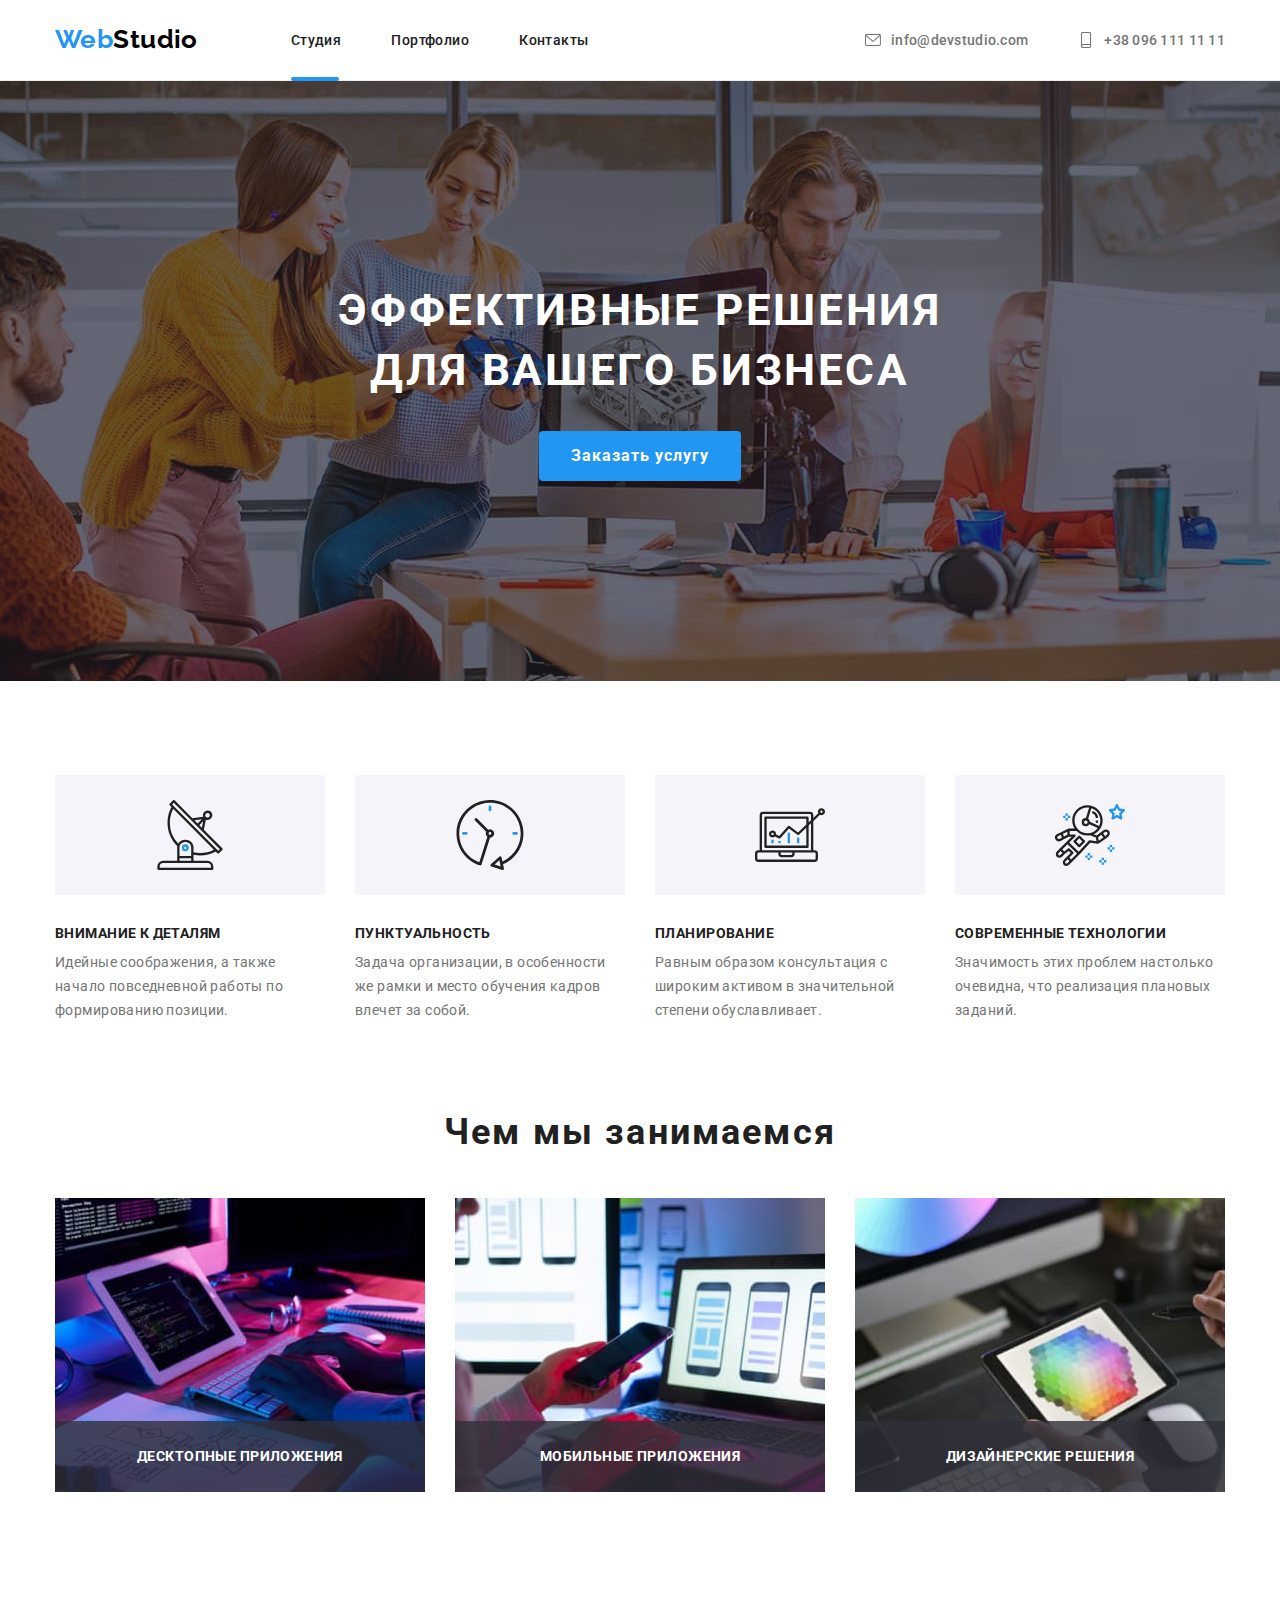
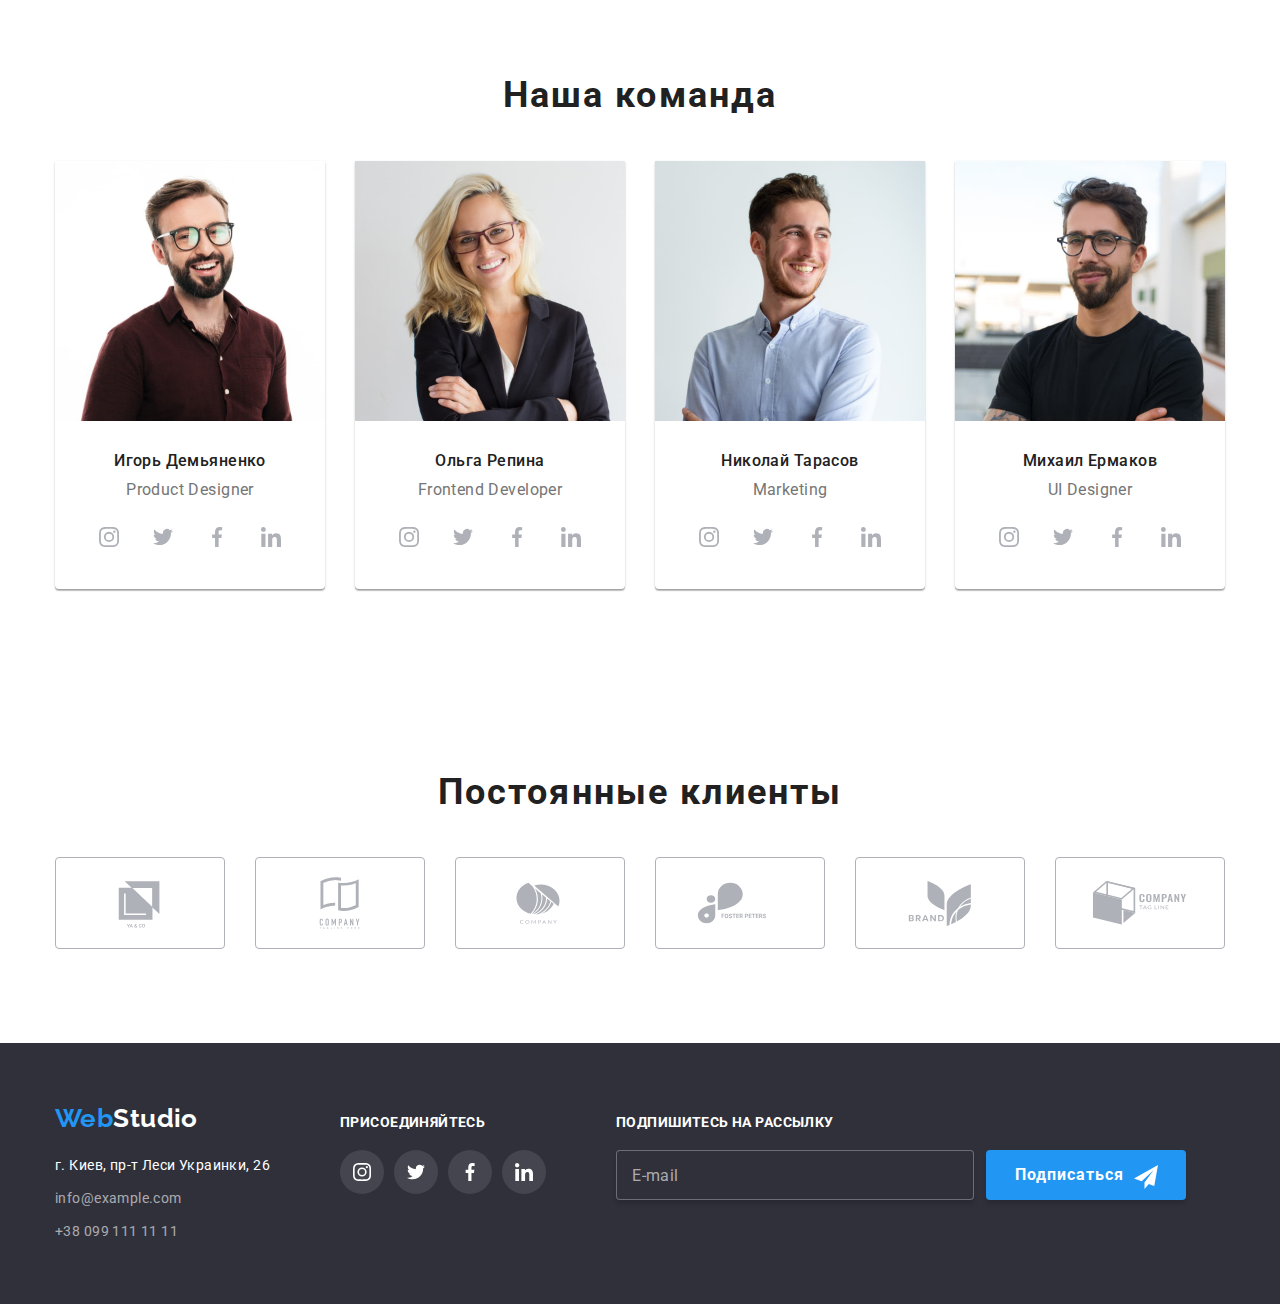
<file: index.html>
<!DOCTYPE html>
<html lang="ru-UA">
<head>
    <meta charset="UTF-8">
    <meta http-equiv="X-UA-Compatible" content="IE=edge">
    <meta name="viewport" content="width=device-width, initial-scale=1.0">
    <title>Студия</title>
    <link rel="preconnect" href="https://fonts.googleapis.com">
    <link rel="preconnect" href="https://fonts.gstatic.com" crossorigin>
    <link href="https://fonts.googleapis.com/css2?family=Raleway:wght@700&family=Roboto:wght@400;500;700;900&display=swap" rel="stylesheet">
    <link rel="stylesheet" href="https://cdnjs.cloudflare.com/ajax/libs/modern-normalize/1.1.0/modern-normalize.min.css">
    <link rel="stylesheet" href="./css/main.min.css">
</head>
<body>
    <header class="header">
        <div class="container">
            <div class="header-inner">
                <nav class="nav">
                    <a class="logo-header" href="/index.html">Web<span class="logo-header-text">Studio</span></a>
                    <ul class="nav-menu">
                        <li class="nav-menu__item">
                            <div class="nav-link">
                                <a class="nav-menu__link current" href="./index.html">Студия</a>
                            </div>
                        </li>
                        <li class="nav-menu__item">
                            <a class="nav-menu__link" href="./portfolio.html">Портфолио</a>
                        </li>
                        <li class="nav-menu__item">
                            <a class="nav-menu__link"  href="#">Контакты</a>
                        </li>
                    </ul>
                </nav>
                    <ul class="menu-сontacts">
                        <li class="menu-contacts__item">
                            <a class="menu-contacts__link" href="mailto:info@devstudio.com">
                                <svg class="menu-contacts__icon" aria-hidden="true">
                                    <use href="./images/icons.svg#icon-envelope"></use>
                                </svg>
                                info@devstudio.com
                            </a>
                        </li>
                        <li class="menu-contacts__item">                            
                            <a class="menu-contacts__link" href="tel:+380961111111">
                                <svg class="menu-contacts__icon" aria-hidden="true">
                                    <use href="./images/icons.svg#icon-smartphone"></use>
                                </svg>
                                +38 096 111 11 11
                        </a>
                        </li>
                    </ul>
            </div>
        </div>  
    </header>
    <main class="main">
        <section class="hero-section section overlay">
            <div class="container">
                <h1 class="hero-section__title">Эффективные решения для вашего бизнеса</h1>
                <button class="hero-section__button" type="button" data-modal-open >Заказать услугу</button>
            </div>
        </section>
        <section class="especially-section section">
            <div class="container">
                <h2 class="title visually-hidden">Особенности</h2>
            <ul class="especially-section__list">
                <li class="especially-section__item"> 
                    <div class="especially-item">
                        <svg class="especially-item__icon">
                            <use href="./images/icons.svg#icon-antenna"></use>
                        </svg>
                    </div>
                    <h3 class="especially-section__name">Внимание к деталям</h3>
                    <p class="especially-section__text">Идейные соображения, а также начало повседневной работы по формированию позиции.</p>
                </li>
                <li class="especially-section__item"> 
                    <div class="especially-item">
                        <svg class="especially-item__icon">
                            <use href="./images/icons.svg#icon-clock"></use>
                        </svg>
                    </div>
                    <h3 class="especially-section__name">Пунктуальность</h3>
                    <p class="especially-section__text">Задача организации, в особенности же рамки и место обучения кадров влечет за собой.</p>    
                </li>
                <li class="especially-section__item">
                    <div class="especially-item">
                        <svg class="especially-item__icon">
                            <use href="./images/icons.svg#icon-diagram"></use>
                        </svg>
                    </div>
                    <h3 class="especially-section__name">Планирование</h3>
                    <p class="especially-section__text">Равным образом консультация с широким активом в значительной степени обуславливает.</p>
                </li>
                <li class="especially-section__item"> 
                    <div class="especially-item">
                        <svg class="especially-item__icon">
                            <use href="./images/icons.svg#icon-astronaut"></use>
                        </svg>
                    </div>
                    <h3 class="especially-section__name">Современные технологии</h3>
                    <p class="especially-section__text">Значимость этих проблем настолько очевидна, что реализация плановых заданий.</p>
                </li>
            </ul>
            </div>
        </section>
        <section class="do-section do-section-do section">
            <div class="container">
                <h2 class="title">Чем мы занимаемся</h2>
                <ul class="do-section__list">
                    <li class="do-section__item">
                        <div class="do-thumb">
                            <img src="./images/box1.jpg" width="370" height="295" alt="Десктопные приложения">
                            <div class="do-thumb__list">
                            <p class="do-thumb__description">Десктопные приложения</p>
                            </div>
                        </div>
                    </li>
                    <li class="do-section__item">
                        <div class="do-thumb">
                            <img src="./images/box2.jpg" width="370" height="295" alt="Мобильные приложения">
                            <div class="do-thumb__list">
                            <p class="do-thumb__description">Мобильные приложения</p>
                            </div>
                        </div>
                    </li>
                    <li class="do-section__item">
                        <div class="do-thumb">
                            <img src="./images/box3.jpg" width="370" height="295" alt="Дизайнерские решения">
                            <div class="do-thumb__list">
                            <p class="do-thumb__description">Дизайнерские решения</p>
                            </div>
                        </div>
                    </li>
                </ul>
            </div>          
        </section>
        <section class="comand-section comand-section-actions section">
            <div class="container">
                <h2 class="title">Наша команда</h2>
                <ul class="comand-section__list">
                    <li class="comand-section__item">
                        <img class="comand-section__image" src="./images/img1.jpg" width="270" height="260" alt="Игорь Демьяненко Product Designer">
                        <h3 class="comand-section__subtitle">Игорь Демьяненко</h3>
                        <p class="comand-section__description">Product Designer</p>
                        <ul class="comand-section-actions__list">
                            <li class="comand-section-actions__item">
                                <a class="button-icon" href="#">
                                    <svg class="button-icon-social">
                                        <use href="./images/icons.svg#icon-instagram"></use>
                                    </svg>
                                </a>
                            </li>
                            <li class="comand-section-actions__item">
                                <a class="button-icon" href="#">
                                    <svg class="button-icon-social">
                                        <use href="./images/icons.svg#icon-twitter"></use>
                                    </svg>
                                </a>
                            </li>
                            <li class="comand-section-actions__item">
                                <a class="button-icon" href="#">
                                    <svg class="button-icon-social">
                                        <use href="./images/icons.svg#icon-facebook"></use>
                                    </svg>
                                </a>
                            </li>
                            <li class="comand-section-actions__item">
                                <a class="button-icon" href="#">
                                    <svg class="button-icon-social">
                                        <use href="./images/icons.svg#icon-linkedin"></use>
                                    </svg>
                                </a>
                            </li>          
                        </ul>
                    </li>
                    <li class="comand-section__item">
                        <img class="comand-section__image" src="./images/img2.jpg" width="270" height="260" alt="Ольга Репина Frontend Developer">
                        <h3 class="comand-section__subtitle">Ольга Репина</h3> 
                        <p class="comand-section__description">Frontend Developer</p>
                        <ul class="comand-section-actions__list">
                            <li class="comand-section-actions__item">
                                <a class="button-icon" href="#">
                                    <svg class="button-icon-social">
                                        <use href="./images/icons.svg#icon-instagram"></use>
                                    </svg>
                                </a>
                            </li>
                            <li class="comand-section-actions__item">
                                <a class="button-icon" href="#">
                                    <svg class="button-icon-social">
                                        <use href="./images/icons.svg#icon-twitter"></use>
                                    </svg>
                                </a>
                            </li>
                            <li class="comand-section-actions__item">
                                <a class="button-icon" href="#">
                                    <svg class="button-icon-social">
                                        <use href="./images/icons.svg#icon-facebook"></use>
                                    </svg>
                                </a>
                            </li>
                            <li class="comand-section-actions__item">
                                <a class="button-icon" href="#">
                                    <svg class="button-icon-social">
                                        <use href="./images/icons.svg#icon-linkedin"></use>
                                    </svg>
                                </a>
                            </li>          
                        </ul>
                    </li>
                    <li class="comand-section__item">
                        <img class="comand-section__image" src="./images/img3.jpg" width="270" height="260" alt="Николай Тарасов Marketing">
                        <h3 class="comand-section__subtitle">Николай Тарасов</h3>
                        <p class="comand-section__description">Marketing</p>
                        <ul class="comand-section-actions__list">
                            <li class="comand-section-actions__item">
                                <a class="button-icon" href="#">
                                    <svg class="button-icon-social">
                                        <use href="./images/icons.svg#icon-instagram"></use>
                                    </svg>
                                </a>
                            </li>
                            <li class="comand-section-actions__item">
                                <a class="button-icon" href="#">
                                    <svg class="button-icon-social">
                                        <use href="./images/icons.svg#icon-twitter"></use>
                                    </svg>
                                </a>
                            </li>
                            <li class="comand-section-actions__item">
                                <a class="button-icon" href="#">
                                    <svg class="button-icon-social">
                                        <use href="./images/icons.svg#icon-facebook"></use>
                                    </svg>
                                </a>
                            </li>
                            <li class="comand-section-actions__item">
                                <a class="button-icon" href="#">
                                    <svg class="button-icon-social">
                                        <use href="./images/icons.svg#icon-linkedin"></use>
                                    </svg>
                                </a>
                            </li>          
                        </ul>
                    </li>
                    <li class="comand-section__item">
                        <img class="comand-section__image" src="./images/img4.jpg" width="270" height="260" alt="Михаил Ермаков UI Designer">
                        <h3 class="comand-section__subtitle">Михаил Ермаков</h3>
                        <p class="comand-section__description">UI Designer</p>   
                        <ul class="comand-section-actions__list">
                            <li class="comand-section-actions__item">
                                <a class="button-icon" href="#">
                                    <svg class="button-icon-social">
                                        <use href="./images/icons.svg#icon-instagram"></use>
                                    </svg>
                                </a>
                            </li>
                            <li class="comand-section-actions__item">
                                <a class="button-icon" href="#">
                                    <svg class="button-icon-social">
                                        <use href="./images/icons.svg#icon-twitter"></use>
                                    </svg>
                                </a>
                            </li>
                            <li class="comand-section-actions__item">
                                <a class="button-icon" href="#">
                                    <svg class="button-icon-social">
                                        <use href="./images/icons.svg#icon-facebook"></use>
                                    </svg>
                                </a>
                            </li>
                            <li class="comand-section-actions__item">
                                <a class="button-icon" href="#">
                                    <svg class="button-icon-social">
                                        <use href="./images/icons.svg#icon-linkedin"></use>
                                    </svg>
                                </a>
                            </li>          
                        </ul>
                    </li>
                </ul>
            </div>            
        </section>
        <section class="clients-section section">
            <div class="container">
                <h2 class="title">Постоянные клиенты</h2>
                <ul class="clients-section__list">
                   <li class="clients-section__item">
                    <a class="clients-section__link">
                        <svg class="clients-section__logo">
                            <use href="./images/icons.svg#icon-client1"></use>
                        </svg>
                    </a>
                   </li>  
                   <li class="clients-section__item">
                    <a class="clients-section__link">
                        <svg class="clients-section__logo">
                            <use href="./images/icons.svg#icon-client2"></use>
                        </svg>
                    </a>
                   </li>  
                   <li class="clients-section__item">
                    <a class="clients-section__link">
                        <svg class="clients-section__logo">
                            <use href="./images/icons.svg#icon-client3"></use>
                        </svg>
                    </a>
                   </li>  
                   <li class="clients-section__item">
                    <a class="clients-section__link">
                        <svg class="clients-section__logo">
                            <use href="./images/icons.svg#icon-client4"></use>
                        </svg>
                    </a>
                   </li>  
                   <li class="clients-section__item">
                    <a class="clients-section__link">
                        <svg class="clients-section__logo">
                            <use href="./images/icons.svg#icon-client5"></use>
                        </svg>
                    </a>
                   </li>  
                   <li class="clients-section__item">
                    <a class="clients-section__link">
                        <svg class="clients-section__logo">
                            <use href="./images/icons.svg#icon-client6"></use>
                        </svg>
                    </a>
                   </li>   
                </ul>
            </div>          
        </section>
    </main>
    <footer class="footer">
        <div class="container container-footer">
            <div class="footer__inner">
                <a class="footer__logo" href="/index.html">Web<span class="logo-footer-text">Studio</span></a>
                <address class="footer-contacts">
                <ul class="footer-contacts__list" >
                   <li class="footer-contacts__item">
                    <a class="footer-contacts__link--start" href="#">г. Киев, пр-т Леси Украинки, 26</a>
                    </li>
                   <li class="footer-contacts__item">
                    <a class="footer-contacts__link" href="mailto:info@example.com">info@example.com</a>
                    </li>
                   <li class="footer-contacts__item">
                    <a class="footer-contacts__link" href="tel:+380991111111">+38 099 111 11 11</a>
                    </li>
                </ul>
                </address>
            </div>
            <div class="footer__inner">
                <p class="footer__description">присоединяйтесь</p>
                <ul class="footer-social__list">
                    <li class="footer-social__item">
                        <a class="footer-social__link" href="#">
                            <svg class="footer-social__icon">
                                <use href="./images/icons.svg#icon-instagram"></use>
                            </svg>
                        </a>
                    </li>
                    <li class="footer-social__item">
                         <a class="footer-social__link" href="#">
                            <svg class="footer-social__icon">
                                <use href="./images/icons.svg#icon-twitter"></use>
                            </svg>
                        </a>
                    </li>
                    <li class="footer-social__item">
                        <a class="footer-social__link" href="#">
                            <svg class="footer-social__icon">
                                <use href="./images/icons.svg#icon-facebook"></use>
                            </svg>
                        </a>
                    </li>
                    <li class="footer-social__item">
                        <a class="footer-social__link" href="#">
                            <svg class="footer-social__icon">
                                <use href="./images/icons.svg#icon-linkedin"></use>
                            </svg>
                        </a>
                    </li>          
                </ul>
            </div>
            <div class="footer__inner">
                <p class="footer__description">Подпишитесь на рассылку</p>
                <form class="footer__form" name="main-form-footer" autocomplete="on">
                    <div class="form-field-footer">
                        <label for="mail" class="form-field-footer__label"></label>
                        <input type="email" class="form-field-footer__input" name="mail" id="mail" placeholder="E-mail"/>
                    </div>
                    <div class="form-field-footer">
                        <button class="form-field-footer__button-submit" type="submit">Подписаться</button>
                        <svg class="form-field-footer__button-icon" aria-hidden="true">
                            <use href="./images/icons.svg#icon-icon-send"></use>
                        </svg>
                    </div>
                </form>                           
                
            </div>
        </div>       
    </footer> 
    <div class="backdrop is-hidden" data-modal>
        <div class="modal">
            <button class="modal__button" type="button" data-modal-close>
                <svg class="modal__button-close" aria-hidden="true">
                    <use href="./images/icons.svg#close-icon"></use>
                </svg>
            </button>
            <div class="modal-container">
                <p class="title-form">Оставьте свои данные, мы вам перезвоним</p>
                <form class="form modal-form" name="main-form" autocomplete="on">
                    <div class="form-field">
                        <label for="user-name" class="form-field__label">Имя</label>
                        <input type="text" class="form-field__input"  name="user-name" id="user-name" placeholder=" "/>
                        <svg class="form-field__modal-icon" aria-hidden="true">
                            <use href="./images/icons.svg#icon-person-modal"></use>
                        </svg>
                    </div>

                    <div class="form-field">
                        <label for="tel" class="form-field__label">Телефон</label>
                        <input type="tel" class="form-field__input" name="tel" id="tel" placeholder=" "/>
                        <svg class="form-field__modal-icon" aria-hidden="true">
                            <use href="./images/icons.svg#icon-phone-modal"></use>
                        </svg>
                    </div>

                    <div class="form-field">
                        <label for="email" class="form-field__label">Почта</label>
                        <input type="email" class="form-field__input" name="mail" id="email" placeholder=" "/>
                        <svg class="form-field__modal-icon" aria-hidden="true">
                            <use href="./images/icons.svg#icon-email-modal"></use>
                        </svg>
                    </div>
                    <div class="form-field">
                        <label for="coment" class="form-field__label">Комментарий</label>
                        <textarea class="form-field__coment" name="coment" id="coment" rows="1" placeholder="Введите текст"></textarea>
                    </div>               
                    <div class="form-field-checkbox">
                        <label class="checkbox">
                            <input type="checkbox" class="checkbox__input visually-hidden"  name="terms-condition" value="html"/>
                            <svg class="checkbox__icon" aria-hidden="true">
                                <use href="./images/icons.svg#icon-icon-check"></use>
                            </svg>
                            <span class="checkbox__description">Соглашаюсь с рассылкой и принимаю</span> 
                            <a class="checkbox__link" href="#">Условия договора</a>
                            
                        </label>                                                                          
                    </div>
                    <div class="form-field">
                        <button class="button-modal-submit" type="submit">Отправить</button>
                    </div>
                </form>                    
            </div>
        </div>
    </div>


    <script src="./modal.js"></script>  
</body>
</html>
</file>
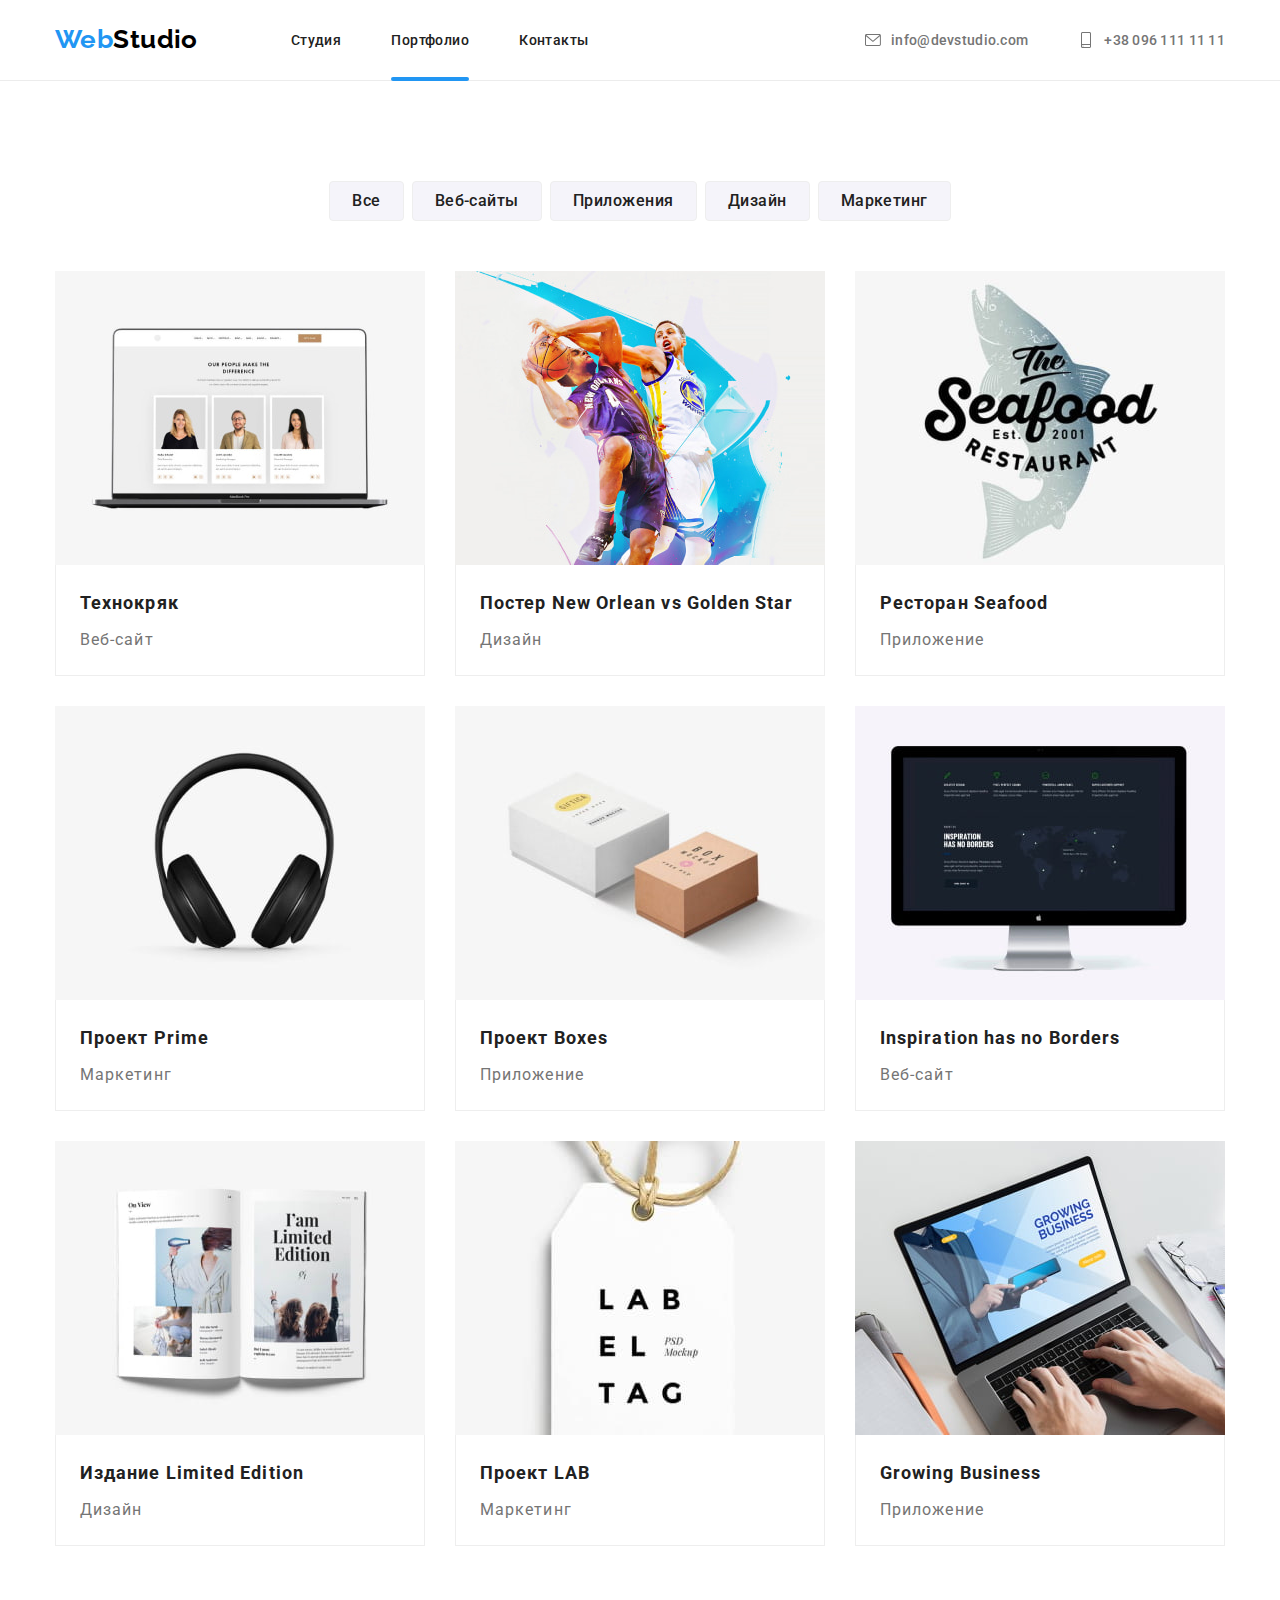
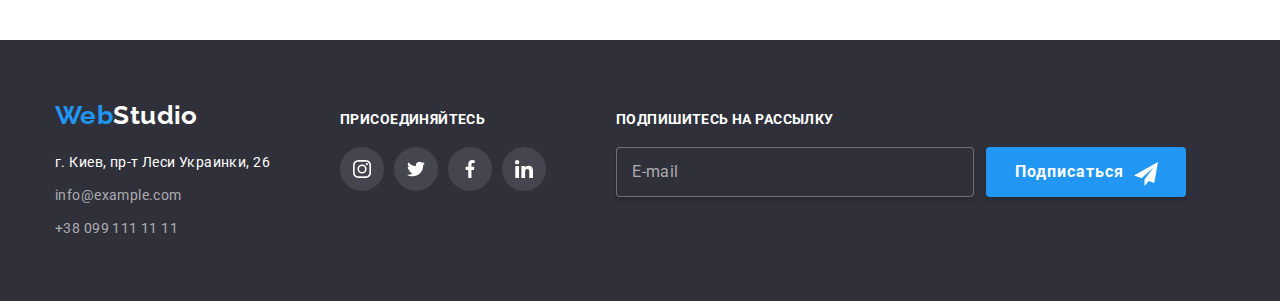
<file: portfolio.html>
<!DOCTYPE html>
<html lang="ru-UA">
<head>
    <meta charset="UTF-8">
    <meta http-equiv="X-UA-Compatible" content="IE=edge">
    <meta name="viewport" content="width=device-width, initial-scale=1.0">
    <title>Портфолио</title>
    <link rel="preconnect" href="https://fonts.googleapis.com">
    <link rel="preconnect" href="https://fonts.gstatic.com" crossorigin>
    <link href="https://fonts.googleapis.com/css2?family=Raleway:wght@700&family=Roboto:wght@400;500;700;900&display=swap" rel="stylesheet">
    <link rel="stylesheet" href="https://cdnjs.cloudflare.com/ajax/libs/modern-normalize/1.1.0/modern-normalize.min.css">
    <link rel="stylesheet" href="./css/main.min.css">
</head>
<body>
    <header class="header">
        <div class="container">
            <div class="header-inner">
                <nav class="nav">
                    <a class="logo-header" href="/index.html">Web<span class="logo-header-text">Studio</span></a>
                    <ul class="nav-menu">
                        <li class="nav-menu__item">
                            <a class="nav-menu__link" href="./index.html">Студия</a>
                        </li>
                        <li class="nav-menu__item">
                            <div class="link-nav-portfolio">
                                <a class="nav-menu__link current" href="./portfolio.html">Портфолио</a>
                            </div>
                        </li>
                        <li class="nav-menu__item">
                            <a class="nav-menu__link"  href="#">Контакты</a>
                        </li>
                    </ul>
                </nav>
                <ul class="menu-сontacts">
                    <li class="menu-contacts__item">
                        <a class="menu-contacts__link" href="mailto:info@devstudio.com">
                            <svg class="menu-contacts__icon" aria-hidden="true">
                                <use href="./images/icons.svg#icon-envelope"></use>
                            </svg>
                            info@devstudio.com
                        </a>
                    </li>
                    <li class="menu-contacts__item">                            
                        <a class="menu-contacts__link" href="tel:+380961111111">
                            <svg class="menu-contacts__icon" aria-hidden="true">
                                <use href="./images/icons.svg#icon-smartphone"></use>
                            </svg>
                            +38 096 111 11 11
                    </a>
                    </li>
                </ul>
            </div>
        </div>        
    </header>
    <main class="main">
        <section class="section-portfolio section">
            <div class="container">                
                    <h1 class="hero-title title visually-hidden">Фильтри</h1>
                    <ul class="section-portfolio__list-filter">
                        <li class="section-portfolio__item-filter"><button class="section-portfolio__button-filter" type="button">Все</button></li>
                        <li class="section-portfolio__item-filter"><button class="section-portfolio__button-filter" type="button">Веб-сайты</button></li>
                        <li class="section-portfolio__item-filter"><button class="section-portfolio__button-filter" type="button">Приложения</button></li>
                        <li class="section-portfolio__item-filter"><button class="section-portfolio__button-filter" type="button">Дизайн</button></li>
                        <li class="section-portfolio__item-filter"><button class="section-portfolio__button-filter" type="button">Маркетинг</button></li>
                    </ul>    
                    <ul class="section-portfolio__list-project">
                        <li class="section-portfolio__item-project">
                            <a class="section-portfolio__link">
                            <div class="portfolio-thumb">
                                <img class="portfolio-thumb__image" src="./images/project1.jpg" width="370" height="294" alt="Проект 1 Веб-сайт Технокряк">
                                <div class="portfolio-thumb-overlay">
                                    <p class="portfolio-thumb-overlay__description">
                                        Ресурс предлагает комплексные предложения с разным уровнем функционала и сервисов. Все это позволит посетителю получить исчерпывающие сведения о компании или частном лице.
                                    </p>
                                </div>
                            </div> 
                                <div class="portfolio-project-item">
                                    <h2 class="portfolio-project-item__name">Технокряк</h2>
                                    <p class="portfolio-project-item__description">Веб-сайт</p>
                                </div>
                              
                            </a>
                        </li>
                        <li class="section-portfolio__item-project">
                            <a class="section-portfolio__link">
                                <div class="portfolio-thumb">
                                    <img class="portfolio-thumb__image" src="./images/project2.jpg" width="370" height="294" alt="Проект 2 Дизайн Постер New Orlean vs Golden Star">
                                    <div class="portfolio-thumb-overlay">
                                        <p class="portfolio-thumb-overlay__description">
                                            Ресурс предлагает комплексные предложения с разным уровнем функционала и сервисов. Все это позволит посетителю получить исчерпывающие сведения о компании или частном лице.
                                        </p>
                                    </div>
                                </div>
                                <div class="portfolio-project-item">
                                    <h2 class="portfolio-project-item__name">Постер New Orlean vs Golden Star</h2> 
                                    <p class="portfolio-project-item__description">Дизайн</p>
                                </div>
                            </a>
                        </li>
                        <li class="section-portfolio__item-project">
                            <a class="section-portfolio__link">
                                <div class="portfolio-thumb">
                                    <img class="portfolio-thumb__image" src="./images/project3.jpg" width="370" height="294" alt="Проект 3 Приложение Ресторан Seafood">
                                    <div class="portfolio-thumb-overlay">
                                        <p class="portfolio-thumb-overlay__description">
                                            Ресурс предлагает комплексные предложения с разным уровнем функционала и сервисов. Все это позволит посетителю получить исчерпывающие сведения о компании или частном лице.
                                        </p>
                                    </div>
                                </div>
                                <div class="portfolio-project-item">
                                    <h2 class="portfolio-project-item__name">Ресторан Seafood</h2>
                                    <p class="portfolio-project-item__description">Приложение</p>
                                </div>
                            </a>
                        </li>
                        <li class="section-portfolio__item-project">
                            <a class="section-portfolio__link">
                                <div class="portfolio-thumb">
                                    <img class="portfolio-thumb__image" src="./images/project4.jpg" width="370" height="294" alt="Проект 4 Маркетинг Проект Prime">
                                    <div class="portfolio-thumb-overlay">
                                        <p class="portfolio-thumb-overlay__description">
                                            Ресурс предлагает комплексные предложения с разным уровнем функционала и сервисов. Все это позволит посетителю получить исчерпывающие сведения о компании или частном лице.
                                        </p>
                                    </div>
                                </div>
                                <div class="portfolio-project-item">
                                    <h2 class="portfolio-project-item__name">Проект Prime</h2>
                                    <p class="portfolio-project-item__description">Маркетинг</p>
                                </div> 
                            </a>   
                        </li>                
                        <li class="section-portfolio__item-project">
                            <a class="section-portfolio__link">
                                <div class="portfolio-thumb">
                                    <img class="portfolio-thumb__image" src="./images/project5.jpg" width="370" height="294" alt="Проект 5 Приложение Проект Boxes">
                                    <div class="portfolio-thumb-overlay">
                                        <p class="portfolio-thumb-overlay__description">
                                            Ресурс предлагает комплексные предложения с разным уровнем функционала и сервисов. Все это позволит посетителю получить исчерпывающие сведения о компании или частном лице.
                                        </p>
                                    </div>
                                </div>
                                <div class="portfolio-project-item">
                                    <h2 class="portfolio-project-item__name">Проект Boxes</h2>
                                    <p class="portfolio-project-item__description">Приложение</p>
                                </div> 
                            </a>   
                        </li>
                        <li class="section-portfolio__item-project">
                            <a class="section-portfolio__link">
                                <div class="portfolio-thumb">
                                    <img class="portfolio-thumb__image" src="./images/project6.jpg" width="370" height="294" alt="Проект 6 Веб-сайт Inspiration has no Borders">
                                    <div class="portfolio-thumb-overlay">
                                        <p class="portfolio-thumb-overlay__description">
                                            Ресурс предлагает комплексные предложения с разным уровнем функционала и сервисов. Все это позволит посетителю получить исчерпывающие сведения о компании или частном лице.
                                        </p>
                                    </div>
                                </div>
                                <div class="portfolio-project-item">
                                    <h2 class="portfolio-project-item__name">Inspiration has no Borders</h2>
                                    <p class="portfolio-project-item__description">Веб-сайт</p>
                                </div>  
                            </a>  
                        </li>
                        <li class="section-portfolio__item-project">
                            <a class="section-portfolio__link">
                                <div class="portfolio-thumb">
                                    <img class="portfolio-thumb__image" src="./images/project7.jpg" width="370" height="294" alt="Проект 7 Дизайн Издание Limited Edition">
                                    <div class="portfolio-thumb-overlay">
                                        <p class="portfolio-thumb-overlay__description">
                                            Ресурс предлагает комплексные предложения с разным уровнем функционала и сервисов. Все это позволит посетителю получить исчерпывающие сведения о компании или частном лице.
                                        </p>
                                    </div>
                                </div>
                                <div class="portfolio-project-item">
                                    <h2 class="portfolio-project-item__name">Издание Limited Edition</h2>
                                    <p class="portfolio-project-item__description">Дизайн</p>
                                </div>
                            </a>    
                        </li>                
                        <li class="section-portfolio__item-project">
                            <a class="section-portfolio__link">
                                <div class="portfolio-thumb">
                                    <img class="portfolio-thumb__image" src="./images/project8.jpg" width="370" height="294" alt="Проект 8 Маркетинг Проект LAB">
                                    <div class="portfolio-thumb-overlay">
                                        <p class="portfolio-thumb-overlay__description">
                                            Ресурс предлагает комплексные предложения с разным уровнем функционала и сервисов. Все это позволит посетителю получить исчерпывающие сведения о компании или частном лице.
                                        </p>
                                    </div>
                                </div>
                                <div class="portfolio-project-item">
                                    <h2 class="portfolio-project-item__name">Проект LAB</h2>
                                    <p class="portfolio-project-item__description">Маркетинг</p>
                                </div> 
                            </a>   
                        </li>
                        <li class="section-portfolio__item-project">
                            <a class="section-portfolio__link">
                                <div class="portfolio-thumb">
                                    <img class="portfolio-thumb__image" src="./images/project9.jpg" width="370" height="294" alt="Проект 9 Приложение Growing Business">
                                    <div class="portfolio-thumb-overlay">
                                        <p class="portfolio-thumb-overlay__description">
                                            Ресурс предлагает комплексные предложения с разным уровнем функционала и сервисов. Все это позволит посетителю получить исчерпывающие сведения о компании или частном лице.
                                        </p>
                                    </div>
                                </div>
                                <div class="portfolio-project-item">
                                    <h2 class="portfolio-project-item__name">Growing Business</h2>
                                    <p class="portfolio-project-item__description">Приложение</p>
                                </div> 
                            </a>   
                        </li>
                    </ul>            
            </div>            
        </section>
    </main>
    <footer class="footer">
        <div class="container container-footer">
            <div class="footer__inner">
                <a class="footer__logo" href="/index.html">Web<span class="logo-footer-text">Studio</span></a>
                <address class="footer-contacts">
                <ul class="footer-contacts__list" >
                   <li class="footer-contacts__item">
                    <a class="footer-contacts__link--start" href="#">г. Киев, пр-т Леси Украинки, 26</a>
                </li>
                   <li class="footer-contacts__item">
                    <a class="footer-contacts__link" href="mailto:info@example.com">info@example.com</a>
                </li>
                   <li class="footer-contacts__item">
                    <a class="footer-contacts__link" href="tel:+380991111111">+38 099 111 11 11</a>
                </li>
                </ul>
                </address>
            </div>
            <div class="footer__inner">
                <h3 class="footer__description">присоединяйтесь</h3>
                <ul class="footer-social__list">
                    <li class="footer-social__item">
                        <a class="footer-social__link" href="#">
                            <svg class="footer-social__icon">
                                <use href="./images/icons.svg#icon-instagram"></use>
                            </svg>
                        </a>
                    </li>
                    <li class="footer-social__item">
                         <a class="footer-social__link" href="#">
                            <svg class="footer-social__icon">
                                <use href="./images/icons.svg#icon-twitter"></use>
                            </svg>
                        </a>
                    </li>
                    <li class="footer-social__item">
                        <a class="footer-social__link" href="#">
                            <svg class="footer-social__icon">
                                <use href="./images/icons.svg#icon-facebook"></use>
                            </svg>
                        </a>
                    </li>
                    <li class="footer-social__item">
                        <a class="footer-social__link" href="#">
                            <svg class="footer-social__icon">
                                <use href="./images/icons.svg#icon-linkedin"></use>
                            </svg>
                        </a>
                    </li>          
                </ul>
            </div>
            <div class="footer__inner">
                <p class="footer__description">Подпишитесь на рассылку</p>
                <form class="footer__form" name="main-form-footer" autocomplete="on">
                    <div class="form-field-footer">
                        <label for="mail" class="form-field-footer__label"></label>
                        <input type="email" class="form-field-footer__input" name="mail" id="mail" placeholder="E-mail"/>
                    </div>
                    <div class="form-field-footer">
                        <button class="form-field-footer__button-submit" type="submit">Подписаться</button>
                        <svg class="form-field-footer__button-icon" aria-hidden="true">
                            <use href="./images/icons.svg#icon-icon-send"></use>
                        </svg>
                    </div>
                </form>                           
                
            </div>
        </div>       
    </footer>    
</body>
</html>
</file>
<file: css/main.min.css>
:root{--color-primary: #212121;--color-secondary: #FFFFFF;--color: #2196F3;--color-third: #757575;--color-fourth: rgba(255, 255, 255, 0.6);--color-logo-header: #000000;--color-logo-footer: #FFFFFF;--color-background-primary: #E5E5E5;--color-background-secondary: #2F303A;--color-background-third: #FFFFFF;--color-background-fourth: #2196F3;--color-background-fifth: #F5F4FA;--font-family-primary: "Roboto", sans-serif;--font-family-logo: "Raleway", sans-serif;--color-border: #EEEEEE;--color-border-hover: #2196F3;--color-background-border: #FFFFFF;--color-background-images-comand: #FFFFFF;--color-background-border-header: #ECECEC;--color-background-icon: #FFFFFF;--color-background-icon-hover: #2196F3;--color-icon: #AFB1B8;--color-icon-hover: #FFFFFF;--color-background-icon-antenna: #F5F4FA;--color-border-icon: #AFB1B8;--color-icon-smartphone: #757575;--color-icon-clients: #AFB1B8;--color-icon-clients-hover: #2196F3;--color-icon-footer: #FFFFFF;--color-portfolio-overlay-text: #FFFFFF;--color-background-modal: #FFFFFF;--color-background-button-modal: #FFFFFF;--color-link-underline: #2196F3;--color-do-text: #FFFFFF;--color-modal-form-text: #757575;--color-modal-form-text-title: #212121;--color-modal-button-submit-text: #FFFFFF;--color-background-modal-button-submit: #2196F3;--color-footer-button-submit-text: #FFFFFF;--color-background-footer-button-submit: #2196F3;--color-footer-email-text: rgba(255, 255, 255, 0.6);--color-border-modal-input: #2196F3;--color-modal-icon: #212121;--color-modal-icon-X: #2196F3;--color-modal-icon-focus: #2196F3;--color-footer-form-icon: #FFFFFF;--color-background-modal-icon-checkbox: #2196F3;--color-modal-icon-border: #212121;--color-modal-icon-checkbox: #FFFFFF;--color-modal-link-text: #2196F3}.visually-hidden{position:absolute;width:1px;height:1px;margin:-1px;border:0;padding:0;white-space:nowrap;-webkit-clip-path:inset(100%);clip-path:inset(100%);clip:rect(0 0 0 0);overflow:hidden}.backdrop.is-hidden{opacity:0;pointer-events:none}.overlay{height:600px;max-width:1600px;margin-left:auto;margin-right:auto;background-image:linear-gradient(to right, rgba(47, 48, 58, 0.4), rgba(47, 48, 58, 0.4)),url(../images/Img\ header.jpg);background-size:cover;background-repeat:no-repeat;background-position:center}body{font-family:var(--font-family-primary);color:var(--color-primary);background-color:var(--color-secondary);font-size:14px;letter-spacing:.03em}html{box-sizing:border-box}*,*::before,*::after{box-sizing:inherit}h1,h2,h3,h4,h5,h6,p{margin:0}.list{list-style:none;margin:0;padding:0}.nav-menu{list-style:none;margin-right:0px;margin:0}.link{text-decoration:none;color:inherit}img{display:block;max-width:100%;height:auto}address{font-style:normal}ul,ol{margin:0;padding:0;list-style-type:none}.do-section-do{padding-top:0}.button-icon{fill:var(--color-icon);background-color:var(--color-background-icon);border:none;border-radius:50%;display:flex;justify-content:center;align-items:center;margin:0 auto;width:100%;height:100%;cursor:pointer;transition:background-color 250ms cubic-bezier(0.4, 0, 0.2, 1),fill 250ms cubic-bezier(0.4, 0, 0.2, 1)}.button-icon-social{width:20px;height:20px;fill:var(--color-icon);transition:background-color 250ms cubic-bezier(0.4, 0, 0.2, 1),fill 250ms cubic-bezier(0.4, 0, 0.2, 1)}.button-icon:hover,.button-icon:focus{background-color:var(--color-background-icon-hover);fill:var(--color-icon-hover)}.button-icon-social:hover,.button-icon-social:focus{fill:var(--color-icon-hover)}.button-icon:hover .button-icon-social,.button-icon:focus .button-icon-social{fill:var(--color-icon-hover)}.button:active{background-color:var(--color-background-fourth);color:var(--color-secondary)}.form{width:448px;margin-left:auto;margin-right:auto;padding:0px}.form-field{display:flex;flex-direction:column;padding:0;position:relative;outline:none}.form-field+.form-field{margin-top:10px}.form-field__label{margin-bottom:4px;font-family:var(--font-family-primary);font-weight:400;font-size:12px;line-height:1.1666;text-align:left;letter-spacing:.01em;color:var(--color-modal-form-text);display:flex;align-items:center}.form-field__input{position:relative;width:100%;margin:0;padding:10px 42px;border:1px solid rgba(33,33,33,.2);border-radius:4px;transition:border 250ms cubic-bezier(0.4, 0, 0.2, 1)}.form-field__input:focus{border:1px solid #2196f3;outline:none}.form-field__input:focus~.form-field__modal-icon{fill:var(--color-modal-icon-focus)}.form-field__coment{padding:12px 16px;border:1px solid rgba(33,33,33,.2);border-radius:4px;width:448px;height:120px;font-family:var(--font-family-primary);color:rgba(117,117,117,.5);font-weight:400;font-size:12px;line-height:1.1666;text-align:left;margin-bottom:4px;letter-spacing:.01em;transition:border 250ms cubic-bezier(0.4, 0, 0.2, 1)}.form-field__coment:focus{border:1px solid #2196f3;outline:none}textarea{resize:none}.logo-header{font-family:var(--font-family-logo);color:var(--color-background-fourth);font-weight:700;font-size:26px;line-height:1.1923;text-decoration:none;display:block;padding-top:24px;padding-bottom:25px;margin-right:93px}.logo-header-text{font-family:var(--font-family-logo);color:var(--color-logo-header);font-weight:700;font-size:26px;line-height:1.1923;text-decoration:none}.hero-section{background-color:var(--color-background-secondary);text-align:center;padding-top:200px;padding-bottom:200px}.hero-section__title{color:var(--color-secondary);font-family:var(--font-family-primary);font-size:44px;line-height:1.3636;text-align:center;letter-spacing:.06em;text-transform:uppercase;max-width:696px;margin:0 auto;margin-bottom:30px}.hero-section__button{padding:10px 32px;color:var(--color-secondary);background-color:var(--color-background-fourth);border:none;border-radius:4px;text-align:center;font-family:inherit;line-height:1.875;font-weight:700;font-size:16px;letter-spacing:.06em;cursor:pointer;display:inline-block;margin:0 auto;transition:box-shadow 250ms cubic-bezier(0.4, 0, 0.2, 1)}.hero-section__button:hover{box-shadow:0px 4px 4px rgba(0,0,0,.15)}.hero-section__button:focus{box-shadow:0px 4px 4px rgba(0,0,0,.15)}.hero-section__button:active{background-color:var(--color-background-fourth)}.hero-title{color:var(--color-secondary);font-size:44px;text-align:center;line-height:1.3636;text-align:center;background-color:var(--color-background-secondary)}.title{color:var(--color-primary);font-family:var(--font-family-primary);font-size:36px;line-height:.8571;text-align:center;font-weight:700;letter-spacing:.06em;margin-bottom:50px}.title-form{font-family:var(--font-family-primary);color:var(-color-modal-form-text-title);font-weight:700;font-size:20px;line-height:1.15;text-align:center;margin-bottom:10px;letter-spacing:.03em}.especially-section{padding-top:94px;padding-bottom:94px;background-color:var(--color-secondary)}.especially-section__list{display:flex;flex-wrap:wrap}.especially-section__item{max-width:270px;margin:0 auto}.especially-section__item+.especially-section__item{margin-left:30px}.especially-section__name{text-transform:uppercase;font-family:var(--font-family-primary);color:var(--color-primary);font-weight:700;font-size:14px;line-height:1.1428;text-align:left;margin-bottom:10px}.especially-section__text{font-family:var(--font-family-primary);color:var(--color-third);font-weight:400;line-height:1.7142;text-align:left}.especially-item{color:var(--color-secondary);background-color:var(--color-background-icon-antenna);width:270px;height:120px;margin-bottom:30px;justify-content:center;display:flex;align-items:center}.especially-item__icon{width:70px;height:70px}.comand-section{background-color:var(--color-background-fifth);padding-top:94px;padding-bottom:94px}.comand-section__image{margin-bottom:30px}.comand-section__list{display:flex}.comand-section__item{box-shadow:0px 1px 3px rgba(0,0,0,.12),0px 1px 1px rgba(0,0,0,.14),0px 2px 1px rgba(0,0,0,.2);border-radius:0px 0px 4px 4px;background-color:var(--color-background-images-comand)}.comand-section__item+.comand-section__item{margin-left:30px}.comand-section__subtitle{font-family:var(--font-family-primary);color:var(--color-primary);font-weight:500;Font-size:16px;line-height:1.1875;text-align:center;margin-bottom:10px}.comand-section__description{font-family:var(--font-family-primary);color:var(--color-third);font-weight:400;font-size:16px;line-height:1.1875;text-align:center;margin-bottom:16px}.comand-section-actions__list{display:flex;justify-content:center;align-items:center;padding:0;margin:0;list-style:none;margin-bottom:30px}.comand-section-actions__item{display:flex;width:44px;height:44px}.comand-section-actions__item+.comand-section-actions__item{margin-left:10px}.do-section{padding-top:0px;padding-bottom:94px}.do-section__list{display:flex}.do-section__item{flex-wrap:wrap}.do-section__item+.do-section__item{margin-left:30px}.do-thumb{position:relative;display:flex;width:370px;margin:0 auto;padding:0px}.do-thumb__list{position:absolute;display:flex;width:370px;height:71px;justify-content:center;align-items:center;background:rgba(47,48,58,.8);bottom:0px}.do-thumb__description{font-family:var(--font-family-primary);color:var(--color-do-text);size:14px;font-weight:700;font-style:normal;font-size:14px;line-height:1.1428;text-align:center;letter-spacing:.03em;text-transform:uppercase}.clients-section{padding-top:94px;padding-bottom:94px}.clients-section__list{display:flex}.clients-section__item{flex-wrap:wrap;padding:0;margin:0;border-radius:4px;border:1px solid var(--color-border-icon);width:170px;height:92px;display:flex;fill:var(--color-icon-clients);transition:fill 250ms cubic-bezier(0.4, 0, 0.2, 1),border 250ms cubic-bezier(0.4, 0, 0.2, 1)}.clients-section__item:hover,.clients-section__item:focus{fill:var(--color-icon-clients-hover);border:1px solid var(--color-border-hover)}.clients-section__item+.clients-section__item{margin-left:30px}.clients-section__logo{width:106px;height:60px;list-style:none}.clients-section__link{display:flex;justify-content:center;align-items:center;width:170px;height:92px}.section-portfolio{background-color:var(--color-secondary);padding-top:100px;padding-bottom:94px}.section-portfolio__button-filter{color:var(--color-primary);background-color:var(--color-background-fifth);border-radius:4px;border:1px solid var(--color-border);text-align:center;font-family:inherit;line-height:1.625;font-weight:500;font-size:16px;letter-spacing:.03em;cursor:pointer;padding:6px 22px;transition:background-color 250ms cubic-bezier(0.4, 0, 0.2, 1),color 250ms cubic-bezier(0.4, 0, 0.2, 1),border 250ms cubic-bezier(0.4, 0, 0.2, 1),box-shadow 250ms cubic-bezier(0.4, 0, 0.2, 1)}.section-portfolio__button-filter:hover{background-color:var(--color-background-fourth);color:var(--color-secondary);border:1px solid var(--color-border-hover);box-shadow:0px 3px 1px rgba(0,0,0,.1),0px 1px 2px rgba(0,0,0,.08),0px 2px 2px rgba(0,0,0,.12)}.section-portfolio__button-filter:focus{background-color:var(--color-background-fourth);color:var(--color-secondary);border:1px solid var(--color-border-hover);box-shadow:0px 3px 1px rgba(0,0,0,.1),0px 1px 2px rgba(0,0,0,.08),0px 2px 2px rgba(0,0,0,.12)}.section-portfolio__item-filter{display:flex;justify-content:center}.section-portfolio__item-filter+.section-portfolio__item-filter{margin-left:8px}.section-portfolio__list-filter{font-family:var(--font-family-primary);color:var(--color-primary);font-style:medium;font-size:16px;line-height:1.625;text-align:center;display:flex;justify-content:center;margin-bottom:50px;transition:color 250ms cubic-bezier(0.4, 0, 0.2, 1)}.section-portfolio__list-filter:hover{color:var(--color-secondary)}.section-portfolio__list-filter:focus{color:var(--color-secondary)}.section-portfolio__list-project{flex-wrap:wrap;display:flex}.section-portfolio__item-project{font-family:var(--font-family-primary);color:var(--color-primary);font-weight:700;font-size:18px;line-height:2;letter-spacing:.06em;width:370px;margin-right:30px;margin-bottom:30px}.section-portfolio__item-project:nth-child(3n){margin-right:0px}.section-portfolio__item-project:nth-last-child(-n+3){margin-bottom:0px}.section-portfolio__link{display:block;transition:box-shadow 250ms cubic-bezier(0.4, 0, 0.2, 1)}.section-portfolio__link:hover,.section-portfolio__link:focus{box-shadow:0px 1px 1px rgba(0,0,0,.12),0px 4px 4px rgba(0,0,0,.06),1px 4px 6px rgba(0,0,0,.16)}.section-portfolio__link:hover .portfolio-thumb-overlay{transform:translateY(0%)}.portfolio-thumb{position:relative;overflow:hidden}.portfolio-thumb::before{position:absolute;top:0;left:0;right:0;bottom:0;content:""}.portfolio-thumb__image{display:block}.portfolio-thumb-overlay{position:absolute;width:100%;height:100%;padding:63px 24px;background-color:rgba(33,150,243,.9);top:0;left:0;transform:translateY(101%);transition:transform 250ms cubic-bezier(0.4, 0, 0.2, 1)}.portfolio-thumb-overlay__description{font-family:var(--font-family-primary);color:var(--color-portfolio-overlay-text);size:18px;font-weight:400;font-style:normal;font-size:18px;line-height:1.5555;text-align:left;letter-spacing:.03em;text-shadow:0px 4px 4px rgba(0,0,0,.25);max-width:322px;max-height:168px;margin:0 auto;position:absolute}.portfolio-project-item{border-left:1px solid var(--color-border);border-right:1px solid var(--color-border);border-bottom:1px solid var(--color-border);background-color:var(--color-background-border);padding:20px 24px}.portfolio-project-item__name{font-family:var(--font-family-primary);color:var(--color-primary);font-weight:700;font-size:18px;line-height:2;letter-spacing:.06em;text-align:left;width:322px;margin-right:30px;margin-bottom:4px}.portfolio-project-item__description{font-family:var(--font-family-primary);color:var(--color-third);font-weight:400;font-size:16px;line-height:1.875;text-align:left;margin-top:0;margin-bottom:0px}.checkbox{width:425px;height:24px;left:11.5px;color:var(--color-modal-form-text);display:flex;align-items:center;position:absolute}.checkbox__icon{position:absolute;bottom:4.5px;left:0px;display:inline-block;width:16px;height:15px;margin-right:10px;background-color:#fff;fill:var(--color-modal-icon-checkbox);border:2px solid var(--color-modal-icon-border);border-radius:4px}.checkbox__link{font-family:var(--font-family-primary);font-weight:400;font-size:14px;line-height:1.7142;text-align:left;letter-spacing:.03em;color:var(--color-modal-link-text);display:flex;align-items:center;text-decoration:underline;position:absolute;right:0;transition:color 250ms cubic-bezier(0.4, 0, 0.2, 1)}.checkbox__description{font-family:var(--font-family-primary);font-weight:400;font-size:14px;line-height:1.7142;text-align:left;letter-spacing:.03em;color:var(--color-modal-form-text);align-items:center;left:24.38px;position:absolute}.checkbox__input{-webkit-appearance:none;-moz-appearance:none;appearance:none;left:0;transition:border 250ms cubic-bezier(0.4, 0, 0.2, 1),background-color 250ms cubic-bezier(0.4, 0, 0.2, 1)}.checkbox__input:checked+.checkbox__icon{border-color:rgba(0,0,0,0);background-color:var(--color-background-modal-icon-checkbox);background-size:contain;background-origin:border-box}.form-field-checkbox{display:flex;width:100%;height:24px;margin-bottom:30px;margin-top:10px;padding:0;position:relative;outline:none}.container{width:1200px;margin:0 auto;padding:0 15px}.container-footer{display:flex;align-items:baseline}.section{background-color:var(--color-secondary)}.nav{display:flex;align-items:center}.nav-menu{display:flex;align-items:center}.nav-menu__item{display:inline-block}.nav-menu__item+.nav-menu__item{margin-left:50px}.nav-menu__link{color:var(--color-primary);text-decoration:none;line-height:1.1428;font-weight:500;text-align:left;display:block;padding-top:32px;padding-bottom:32px;transition:color 250ms cubic-bezier(0.4, 0, 0.2, 1)}.nav-menu__link:hover{color:var(--color)}.nav-menu_link:focus{color:var(--color)}.nav-menu .nav-menu_link.current{color:var(--color)}.nav-link{position:relative}.link-nav-portfolio{position:relative}.nav-link::after{content:"";display:block;width:48px;height:4px;background-color:var(--color-link-underline);position:absolute;left:0;bottom:-1px;border-radius:2px}.link-nav-portfolio::after{content:"";display:block;width:78px;height:4px;background-color:var(--color-link-underline);position:absolute;left:0;bottom:-1px;border-radius:2px}header{background-color:var(--color-background-third);border-bottom:1px solid var(--color-background-border-header)}.header-inner{align-items:center;display:flex}.menu-сontacts{display:flex;align-items:center;margin-left:auto}.menu-contacts__item+.menu-contacts__item{margin-left:50px}.menu-contacts__link{color:var(--color-third);text-decoration:none;line-height:1.1428;font-weight:500;text-align:left;display:flex;align-items:center;padding-top:32px;padding-bottom:32px;letter-spacing:.02em;transition:fill 250ms cubic-bezier(0.4, 0, 0.2, 1)}.menu-contacts__link:hover{color:var(--color)}.menu-contacts__link:focus{color:var(--color)}.menu-contacts__icon{width:16px;height:16px;margin-right:10px;fill:var(--color-icon-smartphone)}.menu-contacts__link:hover .menu-contacts__icon{fill:var(--color-background-icon-hover)}footer{background-color:var(--color-background-secondary);padding:60px 0}.footer__inner{display:flex;flex-direction:column}.footer__logo{font-family:var(--font-family-logo);color:var(--color-background-fourth);font-weight:700;font-size:26px;line-height:1.1923;text-decoration:none;margin-bottom:20px;display:block}.logo-footer-text{font-family:var(--font-family-logo);color:var(--color-logo-footer);font-weight:700;font-size:26px;line-height:1.1923;text-decoration:none}.footer-contacts{display:flex;flex-direction:column;margin-top:0px}.footer-contacts-list{display:flex;flex-direction:column}.footer-contacts__item{display:block}.footer-contacts__item+.footer-contacts__item{margin-top:9px}.footer-contacts__link--start{color:var(--color-secondary);font-weight:400;text-decoration:none;line-height:1.7142;text-align:left;font-style:normal;transition:color 250ms cubic-bezier(0.4, 0, 0.2, 1)}.footer-contacts__link{color:var(--color-fourth);text-decoration:none;font-weight:400;line-height:1.7142;text-align:left;font-style:normal;transition:color 250ms cubic-bezier(0.4, 0, 0.2, 1)}.footer-contacts__link--start:hover,.footer-contacts__link:hover{color:var(--color)}.footer-contacts__link--start:focus,.footer-contacts__link:focus{color:var(--color)}.footer-social__list{display:flex;justify-content:center;align-items:center;list-style:none}.footer-social__link{color:var(--color-icon-footer);background-color:rgba(255,255,255,.1);border:none;border-radius:50%;display:flex;width:100%;height:100%;cursor:pointer;align-items:center;justify-content:center;transition:background-color 250ms cubic-bezier(0.4, 0, 0.2, 1),box-shadow 250ms cubic-bezier(0.4, 0, 0.2, 1)}.footer-social__link:hover,.footer-social__link:focus{background-color:var(--color-background-icon-hover);box-shadow:0px 4px 4px rgba(0,0,0,.25)}.footer-social__icon{width:20px;height:18px;fill:var(--color-icon-footer);transition:fill 250ms cubic-bezier(0.4, 0, 0.2, 1)}.footer-social__icon:hover,.footer-social__icon:focus{fill:var(--color-icon-hover)}.footer-social__item{width:44px;height:44px;display:flex}.footer-social__item+.footer-social__item{margin-left:10px}.footer__description{text-transform:uppercase;font-family:var(--font-family-primary);color:var(--color-secondary);font-weight:700;font-size:14px;line-height:1.1428;text-align:left;margin-bottom:20px}.footer__form{display:flex;width:570px;margin-left:auto;margin-right:auto;padding:0px}.form-field-footer{display:flex;margin-bottom:0px;padding:0;position:relative}.form-field-footer__input{margin:0;padding:15px;border:1px solid rgba(255,255,255,.3);box-shadow:0px 4px 4px rgba(0,0,0,.15);border-radius:4px;margin-right:12px;width:358px;height:50px;background-color:#2f303a;text-align:left;font-family:var(--font-family-primary);color:var(--color-footer-email-text);font-weight:400;font-size:16px;line-height:1.25;letter-spacing:.03em;outline:none}.form-field-footer__button-submit{padding:10px 29px;color:var(--color-footer-button-submit-text);background-color:var(--color-background-footer-button-submit);border:none;border-radius:4px;box-shadow:0px 4px 4px rgba(0,0,0,.15);text-align:center;font-family:inherit;line-height:1.875;font-weight:700;font-size:16px;letter-spacing:.06em;cursor:pointer;display:inline-flex;margin:0 auto;position:absolute;width:200px;height:50px}.form-field-footer__button-submit::after{content:"";display:inline-block;width:24px;height:24px;background-color:var(--color-link-underline);position:absolute;right:28px;margin-left:10px}.form-field-footer__button-icon{position:absolute;bottom:11px;left:148px;display:inline-block;width:24px;height:24px;fill:var(--color-footer-form-icon)}.footer__inner+.footer__inner{margin-left:70px}.form-field-footer__input::-moz-placeholder{text-align:left;font-family:var(--font-family-primary);color:var(--color-footer-email-text);font-weight:400;font-size:16px;line-height:1.25;letter-spacing:.03em}.form-field-footer__input:-ms-input-placeholder{text-align:left;font-family:var(--font-family-primary);color:var(--color-footer-email-text);font-weight:400;font-size:16px;line-height:1.25;letter-spacing:.03em}.form-field-footer__input::placeholder{text-align:left;font-family:var(--font-family-primary);color:var(--color-footer-email-text);font-weight:400;font-size:16px;line-height:1.25;letter-spacing:.03em}.backdrop{position:fixed;top:0;left:0;width:100%;height:100%;background-color:rgba(0,0,0,.2);transition:opacity .5s,visibility .5s;transition-duration:250ms;transition-timing-function:cubic-bezier(0.4, 0, 0.2, 1)}.modal{position:absolute;top:50%;left:50%;transform:translate(-50%, -50%);width:528px;height:581px;background-color:var(--color-background-modal);border-radius:4px;padding:40px}.modal__button{position:absolute;top:14px;right:14px;fill:#000;background-color:var(--color-background-button-modal);border:1px solid rgba(0,0,0,.1);border-radius:50%;width:30px;height:30px;cursor:pointer;display:flex;justify-content:center;align-items:center;margin:0}.modal__button-close{width:18px;height:18px;fill:#000;transition:fill 250ms cubic-bezier(0.4, 0, 0.2, 1)}.modal__button-close:hover{fill:var(--color-modal-icon-X)}.form-field__modal-icon{position:absolute;bottom:11px;left:12px;right:12px;display:inline-block;width:18px;height:18px;background-color:#fff;fill:var(--color-modal-icon)}.button-modal-submit{padding:10px 55px;color:var(--color-modal-button-submit-text);background-color:var(--color-background-modal-button-submit);border:none;border-radius:4px;box-shadow:0px 4px 4px rgba(0,0,0,.15);text-align:center;font-family:inherit;line-height:1.875;font-weight:700;font-size:16px;letter-spacing:.06em;cursor:pointer;display:inline-block;margin:0 auto;position:relative}/*# sourceMappingURL=main.min.css.map */
</file>
